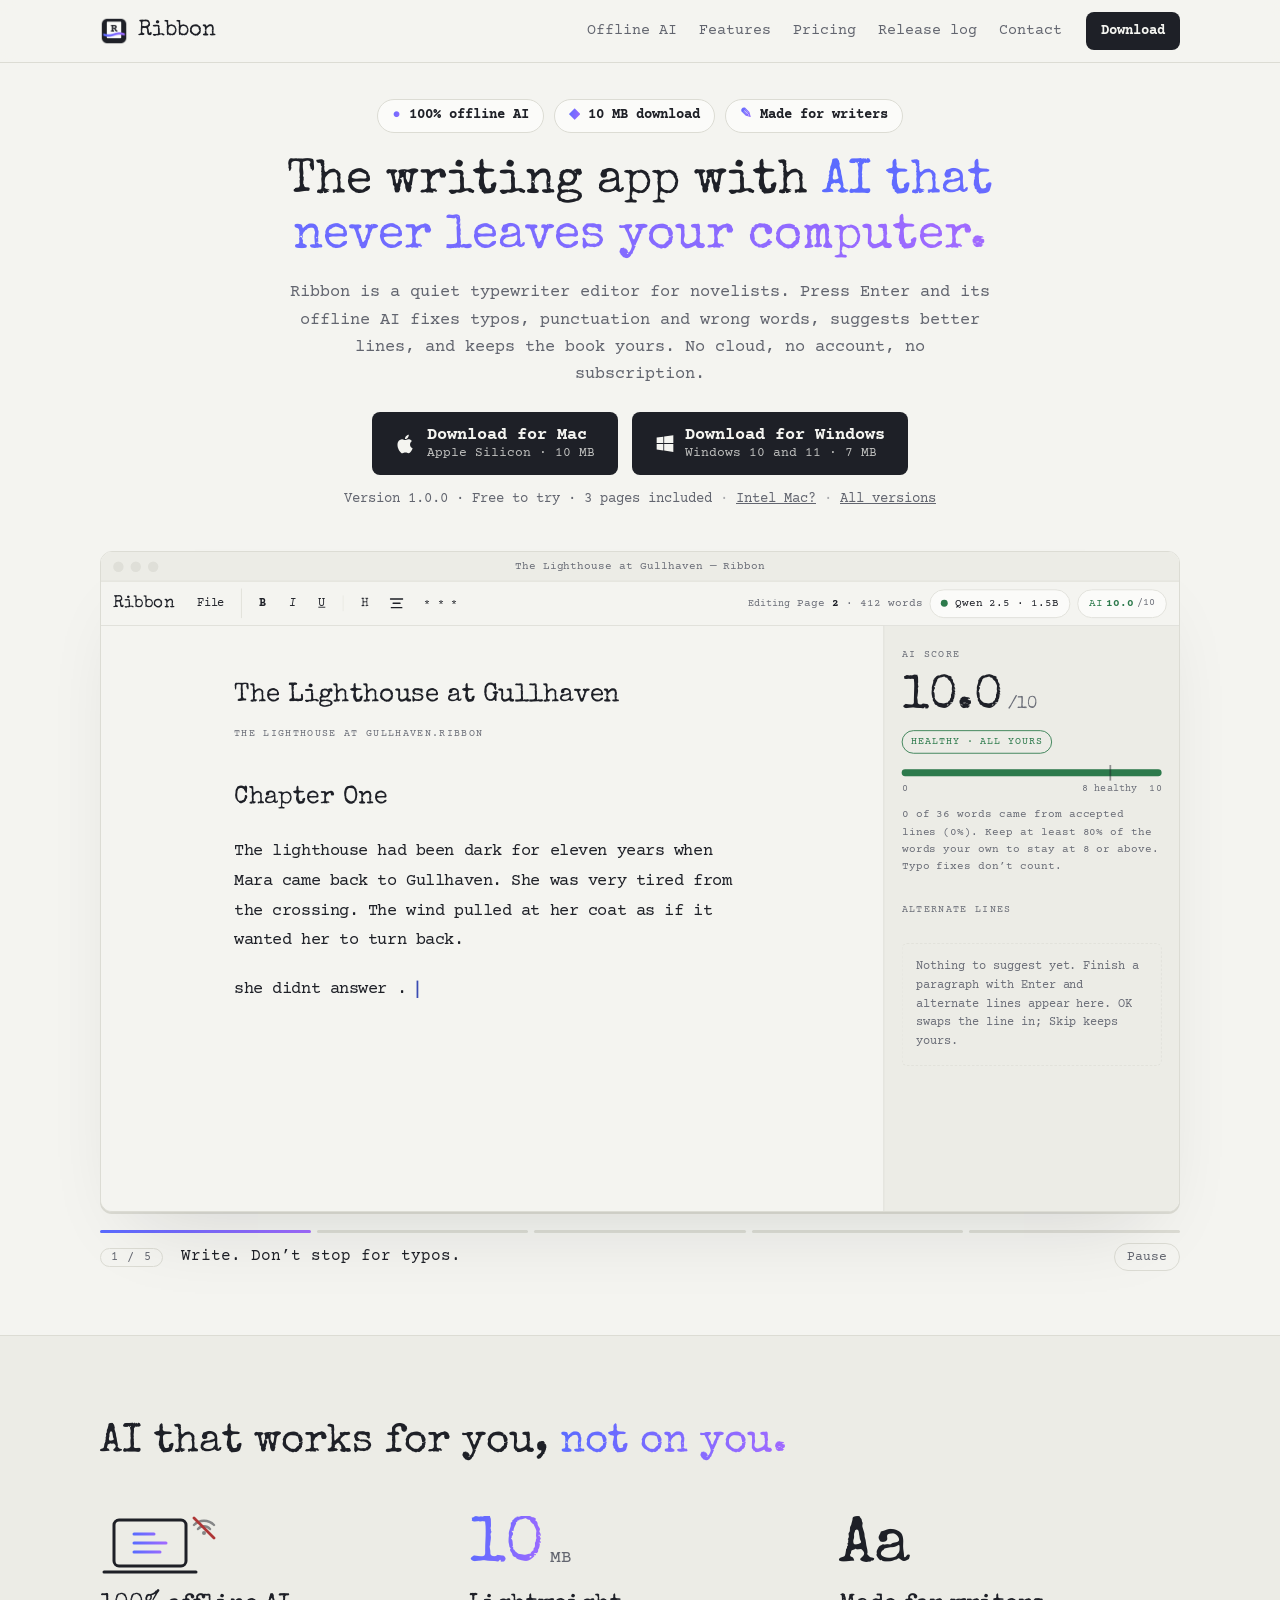
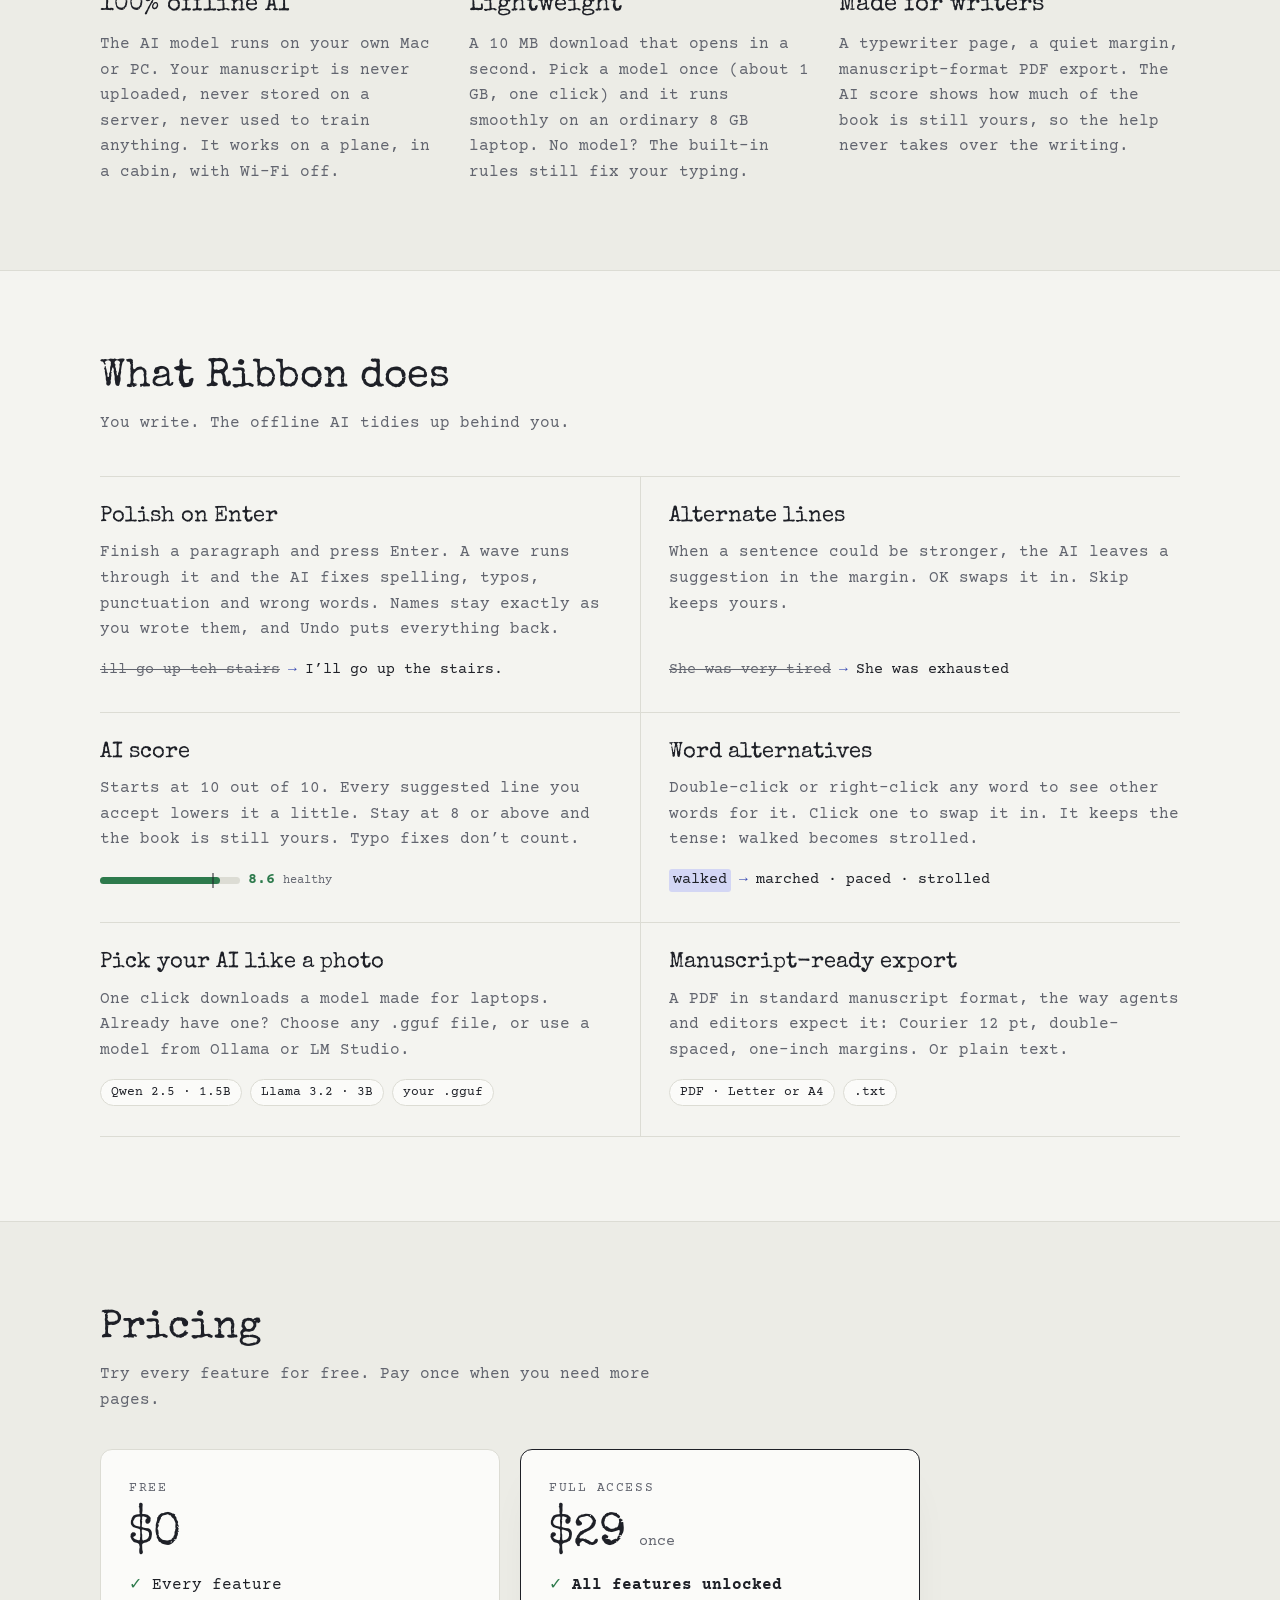
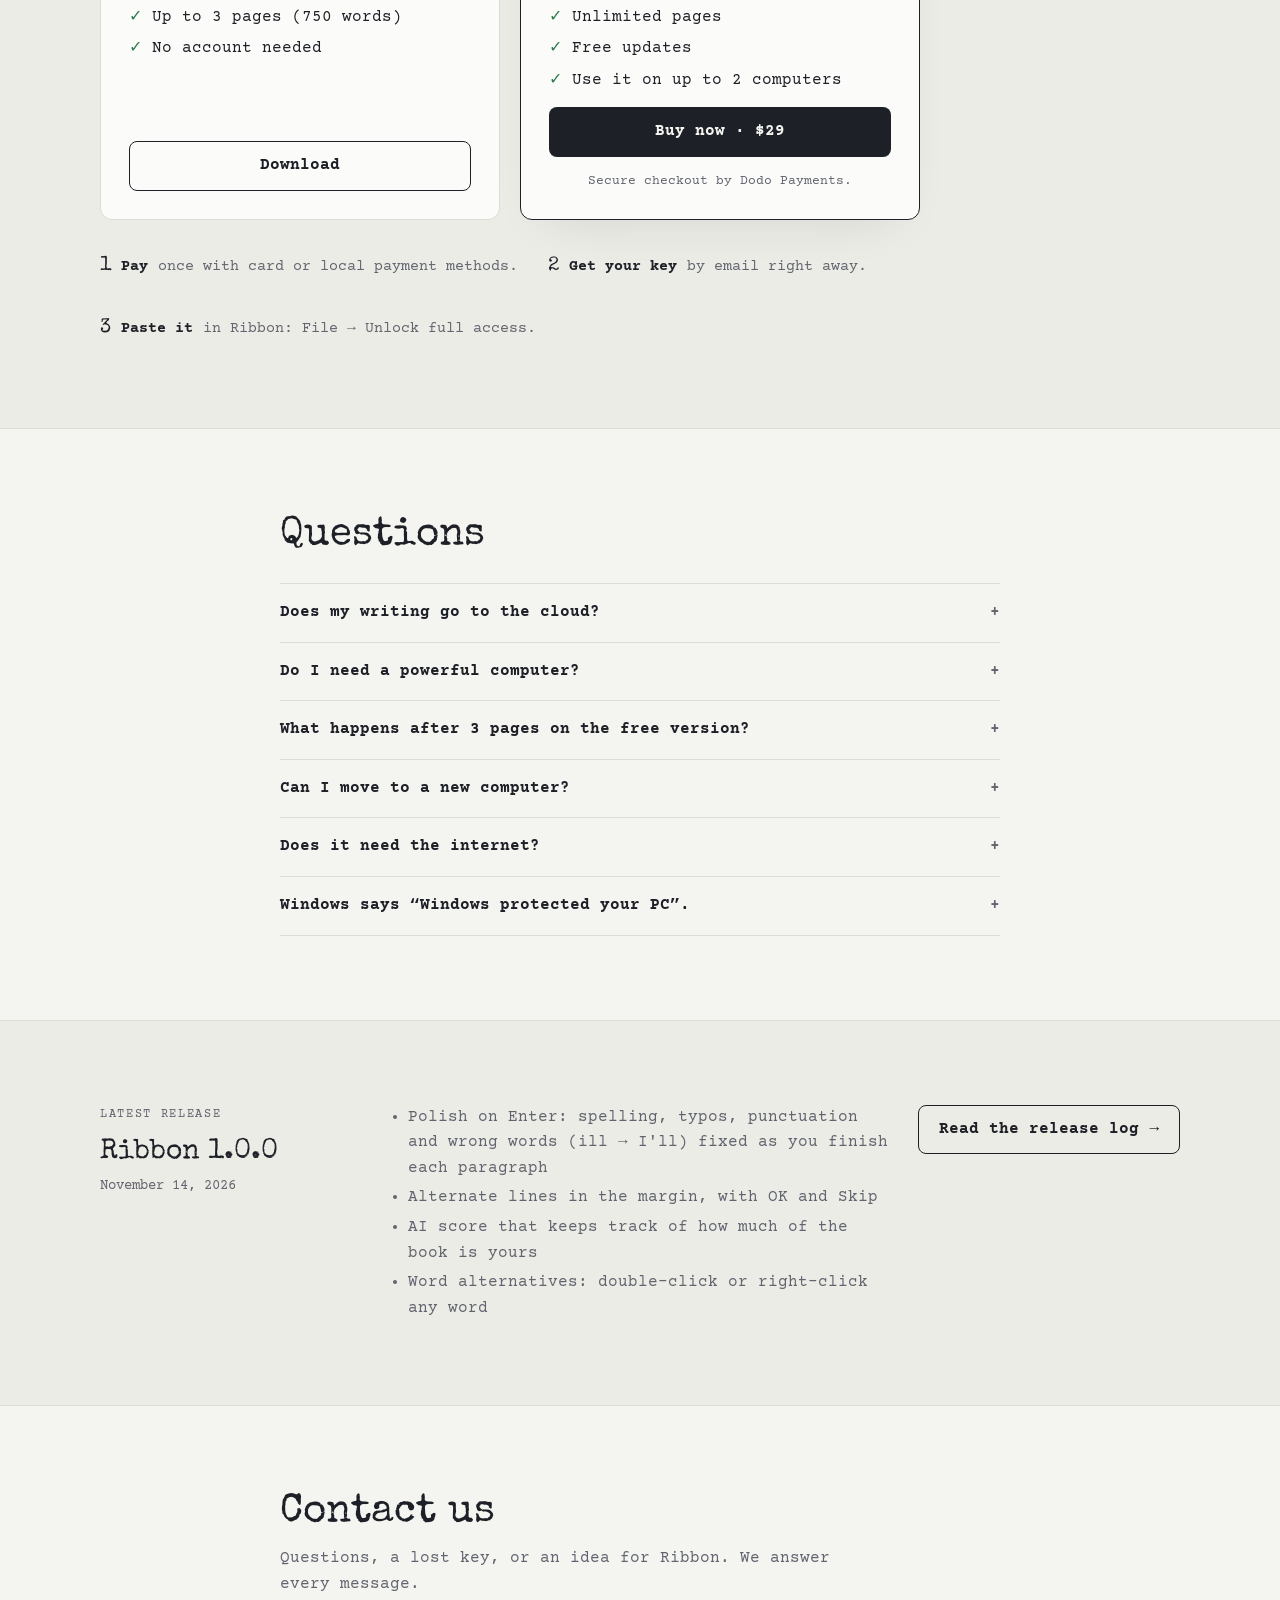
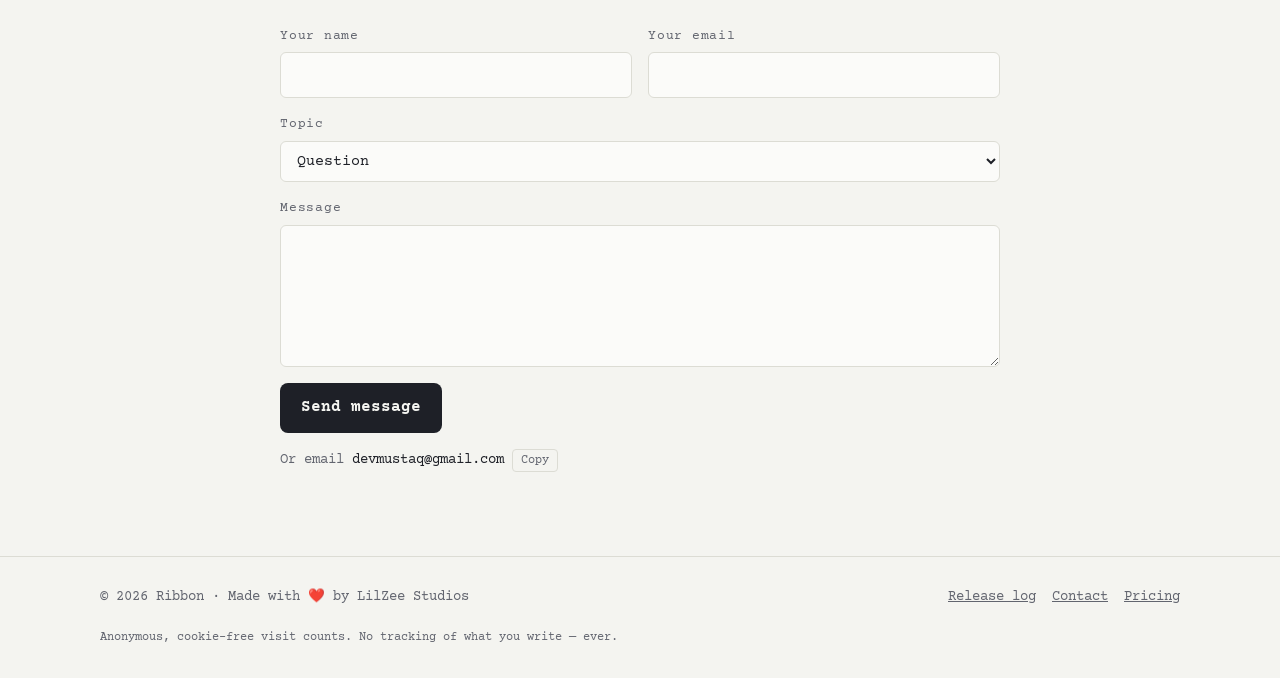
<file: index.html>
<!doctype html>
<html lang="en">
<head>
  <meta charset="utf-8">
  <meta name="viewport" content="width=device-width, initial-scale=1, viewport-fit=cover">
  <title>Ribbon — offline AI writing app for novelists</title>
  <meta name="description" content="Ribbon is a lightweight typewriter editor for novelists with 100% offline AI. It fixes typos and wrong words as you write, suggests better lines, and never sends your manuscript anywhere. Mac and Windows.">
  <meta property="og:title" content="Ribbon — a typewriter editor for novelists">
  <meta property="og:description" content="The writing app with AI that never leaves your computer. Lightweight, made for writers. Mac and Windows.">
  <meta property="og:image" content="assets/og.png">
  <link rel="icon" href="assets/icon.png">
  <link rel="stylesheet" href="site.css">
  <link rel="stylesheet" href="shared/app-replica.css">
</head>
<body>
<header class="top">
  <div class="wrap top-row">
    <a class="brand" href="./"><img src="assets/icon.png" alt="" width="28" height="28">Ribbon</a>
    <nav class="nav" aria-label="Site">
      <a href="#why">Offline AI</a>
      <a href="#features">Features</a>
      <a href="#pricing">Pricing</a>
      <a href="releases.html">Release log</a>
      <a href="#contact">Contact</a>
    </nav>
    <a class="btn btn-ink btn-sm" id="topDownload" href="#download">Download</a>
  </div>
</header>

<main>
  <!-- Hero: a replay of the real app is the centrepiece -->
  <section class="hero">
    <div class="wrap hero-copy">
      <ul class="badges" aria-label="Highlights">
        <li><span class="b-ico" aria-hidden="true">●</span>100% offline AI</li>
        <li><span class="b-ico" aria-hidden="true">◆</span><span data-app-size>Lightweight</span></li>
        <li><span class="b-ico" aria-hidden="true">✎</span>Made for writers</li>
      </ul>
      <h1>The writing app with <span class="ink">AI that never leaves your computer.</span></h1>
      <p class="lede">Ribbon is a quiet typewriter editor for novelists. Press Enter and its offline AI fixes typos, punctuation and wrong words, suggests better lines, and keeps the book yours. No cloud, no account, no subscription.</p>
    </div>

    <div class="wrap dl" id="download">
      <div class="dl-row">
        <a class="btn btn-ink btn-lg dl-btn" id="dlMac" href="releases.html" data-os="mac">
          <svg viewBox="0 0 24 24" width="22" height="22" aria-hidden="true"><path fill="currentColor" d="M16.4 12.6c0-2.5 2-3.7 2.1-3.8-1.2-1.7-3-1.9-3.6-2-1.5-.2-3 .9-3.8.9-.8 0-2-.9-3.3-.9-1.7 0-3.3 1-4.2 2.5-1.8 3.1-.5 7.7 1.3 10.2.9 1.2 1.9 2.6 3.2 2.6 1.3-.1 1.8-.8 3.3-.8 1.6 0 2 .8 3.3.8 1.4 0 2.3-1.3 3.1-2.5 1-1.4 1.4-2.8 1.4-2.9 0 0-2.8-1.1-2.8-4.1zM14 5.1c.7-.9 1.2-2 1-3.2-1 0-2.3.7-3 1.6-.7.8-1.2 2-1.1 3.1 1.2.1 2.3-.6 3.1-1.5z"/></svg>
          <span><b>Download for Mac</b><small id="dlMacSub">Apple Silicon · macOS 11+</small></span>
        </a>
        <a class="btn btn-ink btn-lg dl-btn" id="dlWin" href="releases.html" data-os="windows">
          <svg viewBox="0 0 24 24" width="20" height="20" aria-hidden="true"><path fill="currentColor" d="M2 4.3 10 3.2v7.7H2zM11 3.1 22 1.5v9.4H11zM2 12h8v7.8l-8-1.1zM11 12h11v9.5l-11-1.6z"/></svg>
          <span><b>Download for Windows</b><small id="dlWinSub">Windows 10 and 11 · 64-bit</small></span>
        </a>
      </div>
      <p class="dl-meta">
        <span id="dlVersion">Free to try · 3 pages included</span>
        <span class="sep">·</span>
        <a href="#" id="dlIntel" data-os="mac-intel">Intel Mac?</a>
        <span class="sep">·</span>
        <a href="releases.html">All versions</a>
      </p>
    </div>

    <div class="wrap stage-wrap">
      <div class="stage" id="stage">
        <div class="frame" id="frame" aria-label="Ribbon in action: a short replay" role="img">
          <div class="rbx" id="rbx">
            <div class="r-title"><span class="r-lights" aria-hidden="true"><i></i><i></i><i></i></span><span>The Lighthouse at Gullhaven — Ribbon</span></div>
            <div class="app">
              <header class="bar">
                <span class="brand">Ribbon</span>
                <div class="menuwrap"><button class="tb" type="button" tabindex="-1">File</button></div>
                <div class="fmt">
                  <button class="tb f-b" type="button" tabindex="-1">B</button>
                  <button class="tb f-i" type="button" tabindex="-1">I</button>
                  <button class="tb f-u" type="button" tabindex="-1">U</button>
                  <span class="sep"></span>
                  <button class="tb f-h" type="button" tabindex="-1">H</button>
                  <button class="tb" type="button" tabindex="-1"><svg width="16" height="14" viewBox="0 0 16 14" aria-hidden="true"><path d="M1 2h14M4 7h8M2 12h12" stroke="currentColor" stroke-width="1.6" fill="none" stroke-linecap="round"/></svg></button>
                  <button class="tb f-s" type="button" tabindex="-1">* * *</button>
                </div>
                <span class="spacer"></span>
                <span class="r-offline" id="rOffline"><svg width="15" height="12" viewBox="0 0 24 20" aria-hidden="true"><path d="M2 7a15 15 0 0 1 20 0M5.5 10.5a10 10 0 0 1 13 0M9 14a5 5 0 0 1 6 0" fill="none" stroke="currentColor" stroke-width="2.2" stroke-linecap="round"/><circle cx="12" cy="17.5" r="1.6" fill="currentColor"/><path d="M3 1l18 18" stroke="currentColor" stroke-width="2.4" stroke-linecap="round"/></svg>Wi-Fi off</span>
                <span class="status" id="rStatus">Saved</span>
                <span class="pages" id="rPages">Page <b>2</b> · 412 words</span>
                <button class="chip" id="rChip" data-live="1" type="button" tabindex="-1"><span class="dot"></span><span class="nm" id="rModel">Qwen 2.5 · 1.5B</span></button>
                <button class="scorechip" id="rScoreChip" data-state="good" type="button" tabindex="-1">AI <b id="rScoreChipNum">10.0</b><span class="of">/10</span></button>
              </header>
              <div class="main">
                <main class="desk" id="rDesk">
                  <div class="page">
                    <div class="doctitle">The Lighthouse at Gullhaven</div>
                    <div class="dateline">The Lighthouse at Gullhaven.ribbon</div>
                    <div id="editor"></div>
                  </div>
                </main>
                <aside class="margin">
                  <section class="scorebox">
                    <div class="label"><span>AI score</span></div>
                    <div class="big"><span id="rScore">10.0</span><span class="of"> /10</span></div>
                    <span class="pill" id="rPill" data-state="good">Healthy · all yours</span>
                    <div class="meter"><div class="meter-fill" id="rMeter"></div><div class="line8"></div></div>
                    <div class="scale"><span class="s0">0</span><span class="s8">8 healthy</span><span class="s10">10</span></div>
                    <p class="stat" id="rStat"></p>
                  </section>
                  <section>
                    <div class="label"><span>Alternate lines</span><span id="rSugCount"></span></div>
                    <div class="cards" id="rCards"></div>
                  </section>
                </aside>
              </div>
            </div>

            <div class="overlay" id="rLib" hidden>
              <div class="sheet wide">
                <div class="sheet-head"><h2>Models</h2><button class="ghost" type="button" tabindex="-1">Close</button></div>
                <p class="lede">Pick a model and Ribbon loads it on this computer. Nothing you write leaves your machine. Built-in rules fix typos even with no model.</p>
                <div class="sec">
                  <div class="label"><span>On this computer</span></div>
                  <div class="tiles">
                    <div class="tile"><span class="glyph">Aa</span><b>Built-in rules</b><small>No model. Instant spelling, punctuation and wrong-word fixes.</small></div>
                    <div class="tile" id="rQwen"><span class="glyph">QW</span><b>Qwen 2.5 · 1.5B</b><small>1.1 GB · downloaded</small><span class="badge" id="rQwenBadge"></span></div>
                    <div class="tile add"><span class="glyph">+</span><b>Add from disk…</b><small>Any .gguf model file</small></div>
                  </div>
                </div>
                <div class="sec">
                  <div class="label"><span>Get a model</span></div>
                  <div class="tiles">
                    <div class="tile"><span class="glyph">LL</span><b>Llama 3.2 · 3B</b><small>Slower, better alternate lines. Best with 16 GB of memory. 2.0 GB.</small><span class="badge" style="color:var(--accent)">Download</span></div>
                  </div>
                </div>
              </div>
            </div>

            <div class="thes" id="rThes" hidden></div>
            <div class="toast" id="rToast"><span id="rToastMsg"></span></div>
            <div class="r-key" id="rKey">Enter ⏎</div>
            <div class="r-pointer" id="rPointer"><svg viewBox="0 0 24 24" width="26" height="26"><path d="M4 2 L4 20 L9 15 L12.5 22 L15.5 20.6 L12 13.8 L19 13.8 Z" fill="#1E2027" stroke="#fff" stroke-width="1.4" stroke-linejoin="round"/></svg></div>
          </div>
        </div>

        <div class="caption" aria-live="polite">
          <ol class="steps-bar" id="stepsBar" aria-hidden="true"><li></li><li></li><li></li><li></li><li></li></ol>
          <p class="cap-text"><span class="cap-step" id="capStep">1 / 5</span> <span id="capText">Write. Don’t stop for typos.</span></p>
          <button class="cap-btn" id="capPause" type="button" aria-pressed="false">Pause</button>
        </div>
      </div>
    </div>
  </section>

  <!-- Why Ribbon: offline AI, lightweight, made for writers -->
  <section class="sec sec-alt" id="why">
    <div class="wrap">
      <h2>AI that works for you, <span class="ink">not on you.</span></h2>
      <div class="pillars">
        <article class="pillar">
          <div class="p-art" aria-hidden="true">
            <svg viewBox="0 0 120 70" width="120" height="70"><rect x="14" y="10" width="72" height="46" rx="5" fill="none" stroke="currentColor" stroke-width="3"/><path d="M4 62h92" stroke="currentColor" stroke-width="3" stroke-linecap="round"/><path d="M34 33h32M34 24h20M34 42h26" stroke="url(#pg)" stroke-width="3" stroke-linecap="round"/><g transform="translate(92 6)"><path d="M2 9a14 14 0 0 1 20 0M6 13a8 8 0 0 1 12 0" fill="none" stroke="currentColor" stroke-width="2.4" stroke-linecap="round" opacity=".5"/><circle cx="12" cy="17" r="2" fill="currentColor" opacity=".5"/><path d="M2 2l20 20" stroke="var(--bad)" stroke-width="2.8" stroke-linecap="round"/></g><defs><linearGradient id="pg"><stop offset="0" stop-color="var(--wave-a)"/><stop offset="1" stop-color="var(--wave-b)"/></linearGradient></defs></svg>
          </div>
          <h3>100% offline AI</h3>
          <p>The AI model runs on your own Mac or PC. Your manuscript is never uploaded, never stored on a server, never used to train anything. It works on a plane, in a cabin, with Wi-Fi off.</p>
        </article>
        <article class="pillar">
          <div class="p-art p-size" aria-hidden="true"><b data-app-mb>25</b><span>MB</span></div>
          <h3>Lightweight</h3>
          <p>A <span data-app-size-lower>small</span> download that opens in a second. Pick a model once (about 1 GB, one click) and it runs smoothly on an ordinary 8 GB laptop. No model? The built-in rules still fix your typing.</p>
        </article>
        <article class="pillar">
          <div class="p-art p-type" aria-hidden="true">Aa</div>
          <h3>Made for writers</h3>
          <p>A typewriter page, a quiet margin, manuscript-format PDF export. The AI score shows how much of the book is still yours, so the help never takes over the writing.</p>
        </article>
      </div>
    </div>
  </section>

  <!-- Features -->
  <section class="sec" id="features">
    <div class="wrap">
      <h2>What Ribbon does</h2>
      <p class="sec-lede">You write. The offline AI tidies up behind you.</p>
      <div class="feats">
        <article class="feat">
          <h3>Polish on Enter</h3>
          <p>Finish a paragraph and press Enter. A wave runs through it and the AI fixes spelling, typos, punctuation and wrong words. Names stay exactly as you wrote them, and Undo puts everything back.</p>
          <div class="eg"><s>ill go up teh stairs</s><span class="to">→</span><span>I’ll go up the stairs.</span></div>
        </article>
        <article class="feat">
          <h3>Alternate lines</h3>
          <p>When a sentence could be stronger, the AI leaves a suggestion in the margin. OK swaps it in. Skip keeps yours.</p>
          <div class="eg"><s>She was very tired</s><span class="to">→</span><span>She was exhausted</span></div>
        </article>
        <article class="feat">
          <h3>AI score</h3>
          <p>Starts at 10 out of 10. Every suggested line you accept lowers it a little. Stay at 8 or above and the book is still yours. Typo fixes don’t count.</p>
          <div class="eg eg-meter"><span class="m"><i style="width:86%"></i><em></em></span><b>8.6</b><small>healthy</small></div>
        </article>
        <article class="feat">
          <h3>Word alternatives</h3>
          <p>Double-click or right-click any word to see other words for it. Click one to swap it in. It keeps the tense: walked becomes strolled.</p>
          <div class="eg"><span class="w">walked</span><span class="to">→</span><span>marched · paced · strolled</span></div>
        </article>
        <article class="feat">
          <h3>Pick your AI like a photo</h3>
          <p>One click downloads a model made for laptops. Already have one? Choose any .gguf file, or use a model from Ollama or LM Studio.</p>
          <div class="eg"><span class="tag">Qwen 2.5 · 1.5B</span><span class="tag">Llama 3.2 · 3B</span><span class="tag">your .gguf</span></div>
        </article>
        <article class="feat">
          <h3>Manuscript-ready export</h3>
          <p>A PDF in standard manuscript format, the way agents and editors expect it: Courier 12 pt, double-spaced, one-inch margins. Or plain text.</p>
          <div class="eg"><span class="tag">PDF · Letter or A4</span><span class="tag">.txt</span></div>
        </article>
      </div>
    </div>
  </section>

  <!-- Pricing -->
  <section class="sec sec-alt" id="pricing">
    <div class="wrap">
      <h2>Pricing</h2>
      <p class="sec-lede">Try every feature for free. Pay once when you need more pages.</p>
      <div class="plans">
        <div class="plan">
          <div class="plan-name">Free</div>
          <div class="plan-price">$0</div>
          <ul>
            <li>Every feature</li>
            <li>Up to 3 pages (750 words)</li>
            <li>No account needed</li>
          </ul>
          <a class="btn btn-line" href="#download">Download</a>
        </div>
        <div class="plan plan-pro">
          <div class="plan-name">Full access</div>
          <div class="plan-price"><span class="price" data-price>$10</span> <small>once</small></div>
          <ul>
            <li><b>All features unlocked</b></li>
            <li>Unlimited pages</li>
            <li>Free updates</li>
            <li>Use it on up to 2 computers</li>
          </ul>
          <a class="btn btn-ink" id="buyBtn" href="#" data-track="buy">Buy now · <span data-price>$10</span></a>
          <p class="plan-note">Secure checkout by Dodo Payments.</p>
        </div>
      </div>
      <ol class="how">
        <li><b>Pay</b> once with card or local payment methods.</li>
        <li><b>Get your key</b> by email right away.</li>
        <li><b>Paste it</b> in Ribbon: File → Unlock full access.</li>
      </ol>
    </div>
  </section>

  <!-- FAQ -->
  <section class="sec" id="faq">
    <div class="wrap narrow">
      <h2>Questions</h2>
      <details><summary>Does my writing go to the cloud?</summary><p>No. Ribbon runs the AI model on your own computer. The only time Ribbon goes online is to download a model you choose, or to check your license key once.</p></details>
      <details><summary>Do I need a powerful computer?</summary><p>No. The built-in rules work on anything. The small one-click model runs well on a laptop with 8 GB of memory; the larger one likes 16 GB.</p></details>
      <details><summary>What happens after 3 pages on the free version?</summary><p>You can still read, edit and export those pages. To keep writing, unlock full access once for <span data-price>$10</span>.</p></details>
      <details><summary>Can I move to a new computer?</summary><p>Yes. In Ribbon, open File → License → Release this computer, then paste your key on the new one. One key works on up to 2 computers.</p></details>
      <details><summary>Does it need the internet?</summary><p>Only to download Ribbon, to download a model once, and to activate your key. After that, Ribbon and its AI work completely offline.</p></details>
      <details><summary>Windows says “Windows protected your PC”.</summary><p>That’s normal for new apps from independent developers. Click <b>More info</b>, then <b>Run anyway</b>. You only do this once.</p></details>
    </div>
  </section>

  <!-- Latest release teaser -->
  <section class="sec sec-alt" id="latest">
    <div class="wrap">
      <div class="latest">
        <div>
          <div class="eyebrow">Latest release</div>
          <div class="latest-title" id="latestTitle">Ribbon 1.0.0</div>
          <div class="latest-date" id="latestDate"></div>
        </div>
        <ul class="latest-notes" id="latestNotes"></ul>
        <a class="btn btn-line" href="releases.html">Read the release log →</a>
      </div>
    </div>
  </section>

  <!-- Contact -->
  <section class="sec" id="contact">
    <div class="wrap narrow">
      <h2>Contact us</h2>
      <p class="sec-lede">Questions, a lost key, or an idea for Ribbon. We answer every message.</p>
      <form class="contact" id="contactForm" novalidate>
        <div class="row2">
          <label for="cName">Your name<input id="cName" name="name" autocomplete="name" required></label>
          <label for="cEmail">Your email<input id="cEmail" name="email" type="email" autocomplete="email" required></label>
        </div>
        <label for="cTopic">Topic
          <select id="cTopic" name="topic">
            <option>Question</option><option>License or purchase</option><option>Bug report</option><option>Feature idea</option>
          </select>
        </label>
        <label for="cMsg">Message<textarea id="cMsg" name="message" rows="5" required></textarea></label>
        <input type="text" name="_honey" class="honey" tabindex="-1" autocomplete="off" aria-hidden="true">
        <div class="contact-foot">
          <button class="btn btn-ink" type="submit" id="cSend">Send message</button>
          <p class="cmsg" id="cStatus" role="status"></p>
        </div>
        <p class="cmail">Or email <span class="mail" id="mailText"></span> <button type="button" class="copy" id="copyMail">Copy</button></p>
      </form>
    </div>
  </section>
</main>

<footer class="foot">
  <div class="wrap foot-row">
    <span>© <span id="year">2026</span> Ribbon · Made with ❤️ by LilZee Studios</span>
    <span class="foot-links"><a href="releases.html">Release log</a><a href="#contact">Contact</a><a href="#pricing">Pricing</a></span>
    <span class="foot-small">Anonymous, cookie-free visit counts. No tracking of what you write — ever.</span>
  </div>
</footer>

<script src="config.js"></script>
<script src="site.js"></script>
<script src="demo.js"></script>
</body>
</html>
</file>
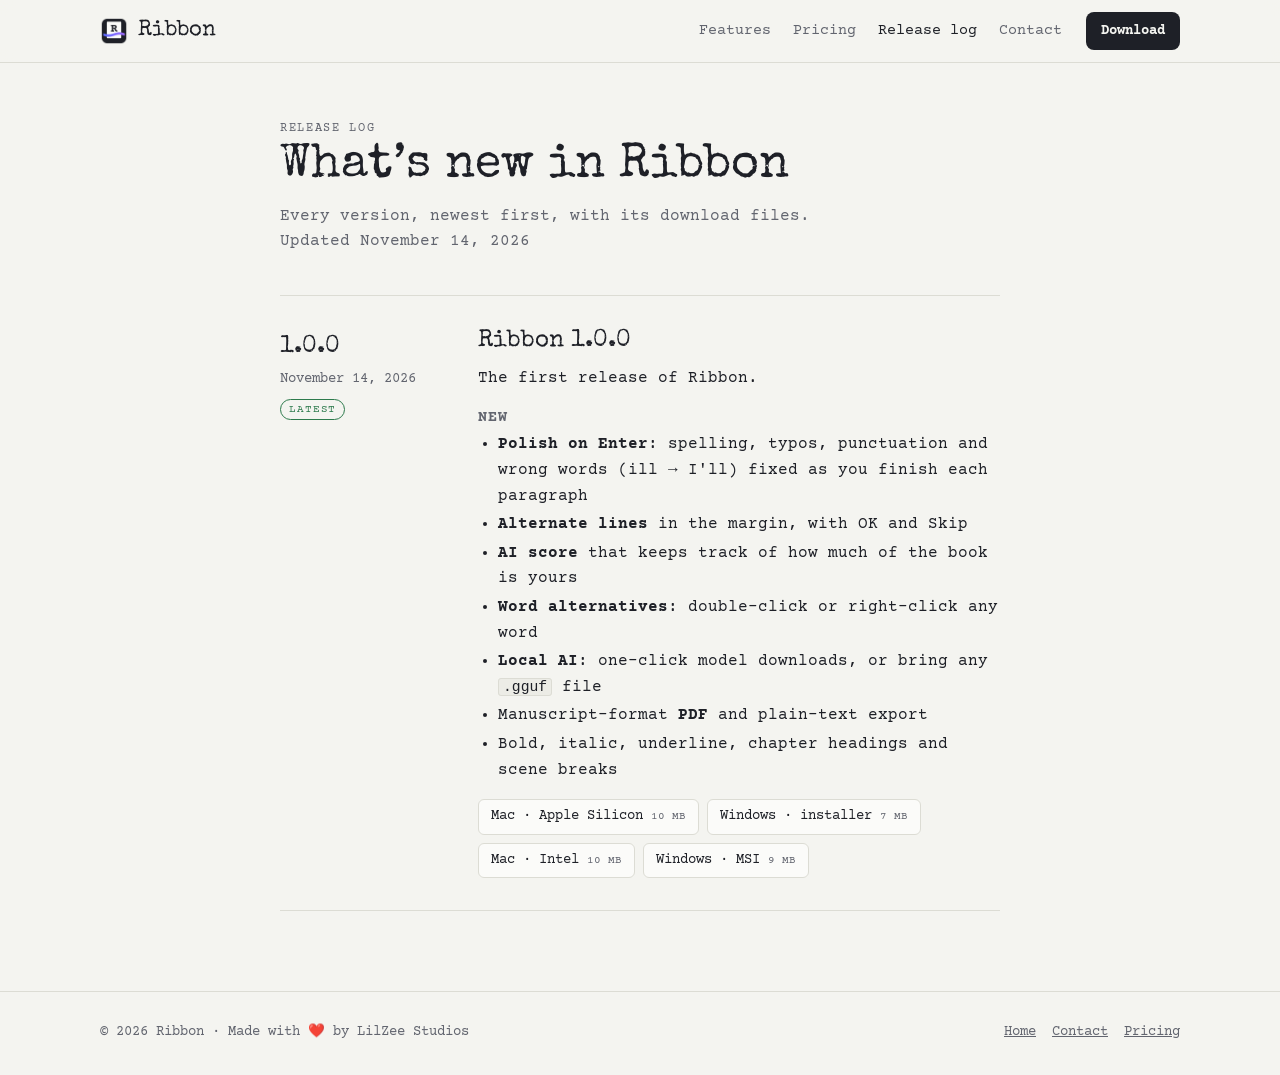
<file: releases.html>
<!doctype html>
<html lang="en">
<head>
  <meta charset="utf-8">
  <meta name="viewport" content="width=device-width, initial-scale=1, viewport-fit=cover">
  <title>Release log — Ribbon</title>
  <meta name="description" content="Every Ribbon release: what changed, when, and the download files for Mac and Windows.">
  <link rel="icon" href="assets/icon.png">
  <link rel="stylesheet" href="site.css">
</head>
<body>
<header class="top">
  <div class="wrap top-row">
    <a class="brand" href="./"><img src="assets/icon.png" alt="" width="28" height="28">Ribbon</a>
    <nav class="nav" aria-label="Site">
      <a href="./#features">Features</a>
      <a href="./#pricing">Pricing</a>
      <a href="releases.html" aria-current="page">Release log</a>
      <a href="./#contact">Contact</a>
    </nav>
    <a class="btn btn-ink btn-sm" href="./#download">Download</a>
  </div>
</header>

<main class="wrap narrow">
  <div class="log-head">
    <div class="eyebrow">Release log</div>
    <h1>What’s new in Ribbon</h1>
    <p class="sec-lede">Every version, newest first, with its download files. <span id="logUpdated"></span></p>
  </div>
  <div class="log" id="log"><p class="log-empty">Loading releases…</p></div>
</main>

<footer class="foot">
  <div class="wrap foot-row">
    <span>© <span id="year">2026</span> Ribbon · Made with ❤️ by LilZee Studios</span>
    <span class="foot-links"><a href="./">Home</a><a href="./#contact">Contact</a><a href="./#pricing">Pricing</a></span>
  </div>
</footer>

<script src="config.js"></script>
<script src="site.js"></script>
</body>
</html>
</file>
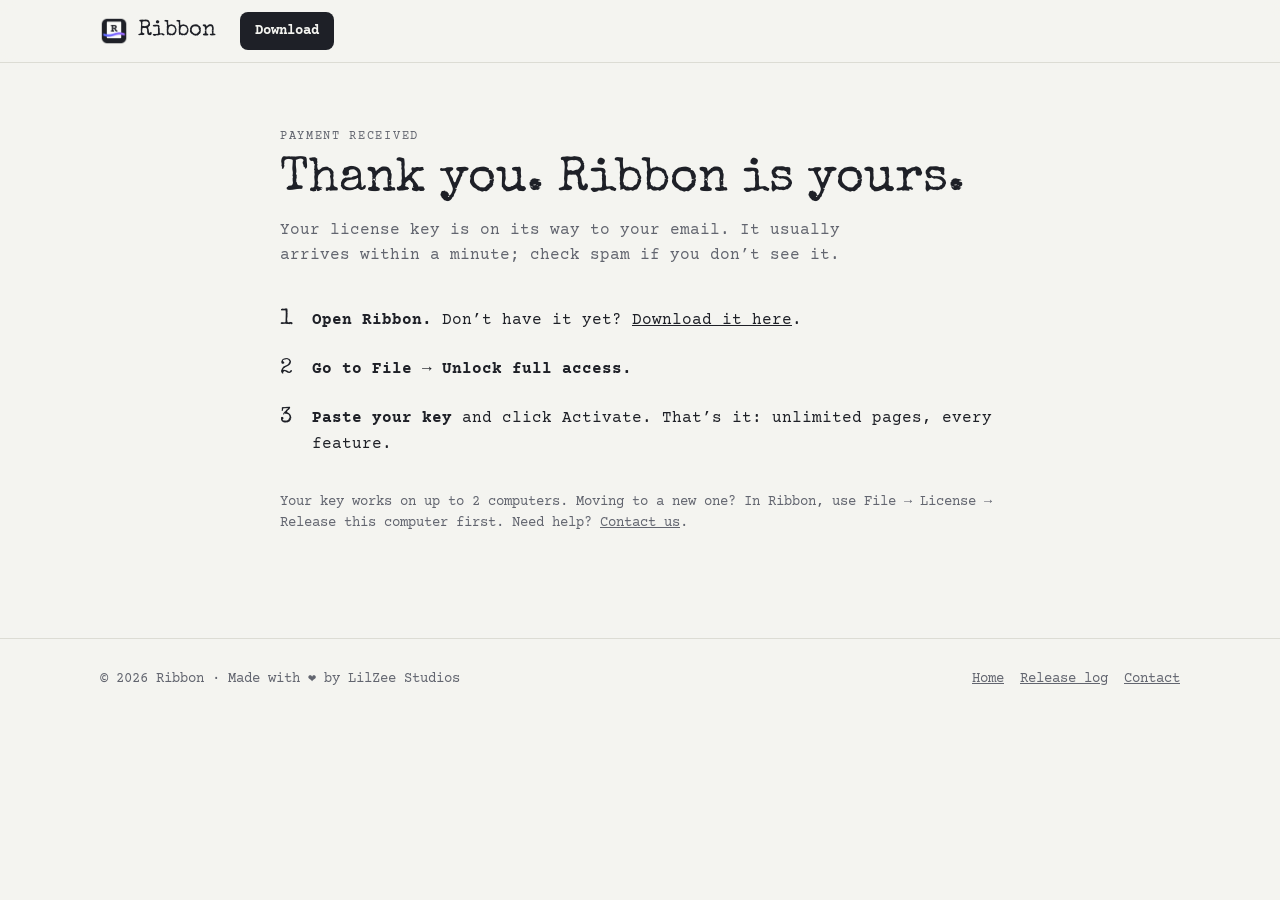
<file: thanks.html>
<!doctype html>
<html lang="en">
<head>
  <meta charset="utf-8">
  <meta name="viewport" content="width=device-width, initial-scale=1, viewport-fit=cover">
  <title>Thank you — Ribbon</title>
  <meta name="robots" content="noindex">
  <link rel="icon" href="assets/icon.png">
  <link rel="stylesheet" href="site.css">
</head>
<body>
<header class="top">
  <div class="wrap top-row">
    <a class="brand" href="./"><img src="assets/icon.png" alt="" width="28" height="28">Ribbon</a>
    <a class="btn btn-ink btn-sm" href="./#download">Download</a>
  </div>
</header>

<main class="wrap narrow thanks">
  <div class="eyebrow">Payment received</div>
  <h1>Thank you. Ribbon is yours.</h1>

  <div id="hasKey" hidden>
    <p class="sec-lede">Here’s your license key. We’ve also emailed it to you.</p>
    <div class="keybox">
      <code id="keyText"></code>
      <button class="btn btn-ink btn-sm" id="copyKey" type="button">Copy key</button>
    </div>
  </div>
  <p class="sec-lede" id="noKey">Your license key is on its way to your email. It usually arrives within a minute; check spam if you don’t see it.</p>

  <ol class="steps">
    <li><span><b>Open Ribbon.</b> Don’t have it yet? <a href="./#download">Download it here</a>.</span></li>
    <li><span><b>Go to File → Unlock full access.</b></span></li>
    <li><span><b>Paste your key</b> and click Activate. That’s it: unlimited pages, every feature.</span></li>
  </ol>

  <p class="small-print">Your key works on up to 2 computers. Moving to a new one? In Ribbon, use File → License → Release this computer first. Need help? <a href="./#contact">Contact us</a>.</p>
</main>

<footer class="foot">
  <div class="wrap foot-row">
    <span>© <span id="year">2026</span> Ribbon · Made with ❤️ by LilZee Studios</span>
    <span class="foot-links"><a href="./">Home</a><a href="releases.html">Release log</a><a href="./#contact">Contact</a></span>
  </div>
</footer>

<script src="config.js"></script>
<script src="site.js"></script>
<script>
(() => {
  const q = new URLSearchParams(location.search);
  const keys = (q.get("license_key") || "").split(",").map(k => k.trim()).filter(Boolean);
  if (keys.length) {
    document.getElementById("keyText").textContent = keys.join("\n");
    document.getElementById("hasKey").hidden = false;
    document.getElementById("noKey").hidden = true;
    document.getElementById("copyKey").addEventListener("click", e => {
      const b = e.currentTarget;
      navigator.clipboard.writeText(keys.join("\n"))
        .then(() => { b.textContent = "Copied"; setTimeout(() => b.textContent = "Copy key", 1600); })
        .catch(() => { const r = document.createRange(); r.selectNodeContents(document.getElementById("keyText")); const s = getSelection(); s.removeAllRanges(); s.addRange(r); });
    });
  }
  // Count the sale once per visit; a failed or cancelled payment doesn't send a key.
  if (keys.length || q.get("status") === "succeeded") window.RibbonSite && window.RibbonSite.track("purchase");
  // Keep the key out of the address bar after it's shown.
  if (keys.length) history.replaceState(null, "", location.pathname);
})();
</script>
</body>
</html>
</file>
<file: site.css>
/* Ribbon website.
   Layout: short headline, then the working demo window as the main view, the two download buttons under it,
   then features, pricing, questions, latest release, contact. The ink-ribbon gradient (blue → violet) is the
   single accent, used for the wave, the "try me" arrow and nothing else loud. */
@font-face { font-family: "Courier Prime"; src: url("shared/fonts/CourierPrime-Regular.ttf") format("truetype"); font-weight: 400; font-display: swap; }
@font-face { font-family: "Courier Prime"; src: url("shared/fonts/CourierPrime-Bold.ttf") format("truetype"); font-weight: 700; font-display: swap; }
@font-face { font-family: "Courier Prime"; src: url("shared/fonts/CourierPrime-Italic.ttf") format("truetype"); font-weight: 400; font-style: italic; font-display: swap; }
@font-face { font-family: "Special Elite"; src: url("shared/fonts/SpecialElite-Regular.woff2") format("woff2"); font-display: swap; }

:root {
  --paper: #F4F4F0; --sheet: #FBFBF9; --ink: #1E2027; --muted: #62656F; --rule: #DCDCD4; --panel: #ECECE6;
  --accent: #3A4CB3; --wave-a: #5A6BFF; --wave-b: #A16AFF; --fixmark: rgba(90,107,255,.22);
  --good: #2D7A4C; --warn: #A06A10; --bad: #AE3636; --shadow: rgba(20,21,26,.14);
  --font-type: "Courier Prime", "Courier New", Courier, monospace;
  --font-display: "Special Elite", "Courier Prime", "Courier New", monospace;
  color-scheme: light;
}
@media (prefers-color-scheme: dark) {
  :root {
    --paper: #141519; --sheet: #1B1C21; --ink: #E5E3DD; --muted: #9093A0; --rule: #2C2E35; --panel: #18191D;
    --accent: #93A0FF; --wave-a: #7E8CFF; --wave-b: #C29BFF; --fixmark: rgba(126,140,255,.28);
    --good: #5EC08B; --warn: #E2A94C; --bad: #E36B6B; --shadow: rgba(0,0,0,.5);
    color-scheme: dark;
  }
}

* { box-sizing: border-box }
html { scroll-behavior: smooth; scroll-padding-top: 72px }
body { margin: 0; background: var(--paper); color: var(--ink); font-family: var(--font-type); font-size: 16px; line-height: 1.6; -webkit-font-smoothing: antialiased }
a { color: inherit }
img { max-width: 100% }
button, input, select, textarea { font: inherit; color: inherit }
:focus-visible { outline: 2px solid var(--accent); outline-offset: 2px }
[hidden] { display: none !important }
h1, h2, h3 { font-family: var(--font-display); font-weight: 400; line-height: 1.15; text-wrap: balance; margin: 0 }
.wrap { max-width: 1120px; margin: 0 auto; padding-left: max(20px, env(safe-area-inset-left, 0px)); padding-right: max(20px, env(safe-area-inset-right, 0px)) }
.narrow { max-width: 760px }

/* ---------- buttons ---------- */
.btn { display: inline-flex; align-items: center; justify-content: center; gap: 10px; border-radius: 8px; padding: 11px 20px; text-decoration: none; font-weight: 700; cursor: pointer; border: 1px solid transparent; transition: transform .12s, box-shadow .12s, background-color .12s }
.btn-ink { background: var(--ink); color: var(--paper) }
.btn-ink:hover { transform: translateY(-1px); box-shadow: 0 6px 18px var(--shadow) }
.btn-line { border-color: var(--ink); background: transparent }
.btn-line:hover { background: var(--ink); color: var(--paper) }
.btn-sm { padding: 7px 14px; font-size: 14px }
.btn-lg { padding: 12px 22px; text-align: left }
.btn-lg span { display: flex; flex-direction: column; line-height: 1.25 }
.btn-lg b { font-size: 17px }
.btn-lg small { font-weight: 400; font-size: 12.5px; opacity: .75 }

/* ---------- header ---------- */
.top { position: sticky; top: env(safe-area-inset-top, 0px); z-index: 20; background: color-mix(in srgb, var(--paper) 88%, transparent); backdrop-filter: blur(8px); -webkit-backdrop-filter: blur(8px); border-bottom: 1px solid var(--rule) }
body::before { content: ""; position: fixed; inset: 0 0 auto; height: env(safe-area-inset-top, 0px); z-index: 21; background: var(--paper) }
.top-row { display: flex; align-items: center; gap: 24px; padding-block: 12px }
.brand { display: inline-flex; align-items: center; gap: 10px; font-family: var(--font-display); font-size: 22px; text-decoration: none }
.brand img { border-radius: 7px }
.nav { display: flex; gap: 22px; margin-left: auto; font-size: 14.5px }
.nav a { text-decoration: none; color: var(--muted) }
.nav a:hover, .nav a[aria-current] { color: var(--ink) }

/* ---------- hero ---------- */
.hero { padding-block: 36px 64px }
.hero-copy { text-align: center }
.hero h1 { font-size: clamp(30px, 4.2vw, 48px) }
.ink { background: linear-gradient(100deg, var(--wave-a), var(--wave-b)); -webkit-background-clip: text; background-clip: text; color: transparent }
.lede { max-width: 70ch; margin: 14px auto 0; color: var(--muted); font-size: 17px }
.br-sm { display: none }
.stage-wrap { margin-top: 40px }
.stage { position: relative; max-width: 1000px; margin: 0 auto }

/* downloads */
.dl { margin-top: 24px; text-align: center }
.dl-row { display: flex; gap: 14px; justify-content: center; flex-wrap: wrap }
.dl-btn.primary { box-shadow: 0 0 0 3px color-mix(in srgb, var(--wave-a) 40%, transparent) }
.dl-btn.secondary { background: var(--sheet); color: var(--ink); border-color: var(--ink) }
.dl-meta { margin: 14px 0 0; color: var(--muted); font-size: 13.5px; display: flex; gap: 8px; justify-content: center; flex-wrap: wrap }
.dl-meta a { color: var(--muted) }
.sep { opacity: .5 }

/* ---------- sections ---------- */
.sec { padding-block: 84px }
.sec-alt { background: var(--panel); border-block: 1px solid var(--rule) }
.sec h2 { font-size: clamp(28px, 4vw, 40px) }
.sec-lede { color: var(--muted); margin: 10px 0 0; max-width: 60ch }
.eyebrow { font-size: 12px; letter-spacing: .14em; text-transform: uppercase; color: var(--muted) }

.feats { display: grid; grid-template-columns: repeat(2, minmax(0, 1fr)); gap: 0; margin-top: 40px; border-top: 1px solid var(--rule) }
.feat { padding: 28px 28px 30px 0; border-bottom: 1px solid var(--rule); display: flex; flex-direction: column; gap: 10px; min-width: 0 }
.feat:nth-child(even) { padding: 28px 0 30px 28px; border-left: 1px solid var(--rule) }
.feat h3 { font-size: 22px }
.feat p { margin: 0; color: var(--muted); max-width: 52ch }
.eg { margin-top: auto; padding-top: 6px; display: flex; flex-wrap: wrap; align-items: center; gap: 8px; font-size: 14.5px }
.eg s { color: var(--muted) }
.eg .to { color: var(--accent) }
.eg .w { background: var(--fixmark); padding: 0 4px; border-radius: 3px }
.tag { border: 1px solid var(--rule); border-radius: 999px; padding: 2px 10px; font-size: 13px; background: var(--sheet) }
.eg-meter .m { position: relative; width: 140px; height: 7px; background: var(--rule); border-radius: 4px }
.eg-meter .m i { position: absolute; inset: 0 auto 0 0; background: var(--good); border-radius: 4px }
.eg-meter .m em { position: absolute; left: 80%; top: -4px; bottom: -4px; width: 2px; background: var(--ink); opacity: .5 }
.eg-meter b { color: var(--good) } .eg-meter small { color: var(--muted) }

.plans { display: grid; grid-template-columns: repeat(2, minmax(0, 1fr)); gap: 20px; margin-top: 36px; max-width: 820px }
.plan { background: var(--sheet); border: 1px solid var(--rule); border-radius: 12px; padding: 28px; display: flex; flex-direction: column; gap: 14px }
.plan-pro { border-color: var(--ink); box-shadow: 0 20px 50px -28px var(--shadow) }
.plan-name { font-size: 13px; letter-spacing: .12em; text-transform: uppercase; color: var(--muted) }
.plan-price { font-family: var(--font-display); font-size: 46px; line-height: 1 }
.plan-price small { font-family: var(--font-type); font-size: 15px; color: var(--muted) }
.plan ul { list-style: none; margin: 0; padding: 0; display: flex; flex-direction: column; gap: 6px }
.plan li::before { content: "✓"; color: var(--good); margin-right: 10px }
.plan .btn { margin-top: auto }
.plan-note { margin: 0; font-size: 12.5px; color: var(--muted); text-align: center }
.how { display: flex; gap: 30px; flex-wrap: wrap; margin: 30px 0 0; padding: 0; list-style: none; counter-reset: s; color: var(--muted); font-size: 14.5px }
.how li { counter-increment: s; display: flex; gap: 10px; align-items: baseline }
.how li::before { content: counter(s); font-family: var(--font-display); color: var(--ink); font-size: 20px }
.how b { color: var(--ink) }

details { border-bottom: 1px solid var(--rule); padding: 16px 0 }
details:first-of-type { margin-top: 24px; border-top: 1px solid var(--rule) }
summary { cursor: pointer; font-weight: 700; list-style: none; display: flex; justify-content: space-between; gap: 16px }
summary::after { content: "+"; color: var(--muted) }
details[open] summary::after { content: "–" }
summary::-webkit-details-marker { display: none }
details p { margin: 10px 0 0; color: var(--muted) }

.latest { display: grid; grid-template-columns: 260px minmax(0, 1fr) auto; gap: 30px; align-items: start }
.latest-title { font-family: var(--font-display); font-size: 28px; margin-top: 6px }
.latest-date { color: var(--muted); font-size: 14px }
.latest-notes { margin: 0; padding-left: 18px; color: var(--muted); display: flex; flex-direction: column; gap: 4px }

.contact { display: flex; flex-direction: column; gap: 16px; margin-top: 28px }
.row2 { display: grid; grid-template-columns: repeat(2, minmax(0, 1fr)); gap: 16px }
.contact label { display: flex; flex-direction: column; gap: 6px; font-size: 13px; letter-spacing: .06em; color: var(--muted) }
.contact input, .contact select, .contact textarea { border: 1px solid var(--rule); background: var(--sheet); border-radius: 6px; padding: 10px 12px; color: var(--ink); font-size: 15px; letter-spacing: 0; width: 100% }
.contact textarea { resize: vertical }
.honey { position: absolute; left: -9999px; width: 1px; height: 1px; opacity: 0 }
.contact-foot { display: flex; gap: 16px; align-items: center; flex-wrap: wrap }
.cmsg { margin: 0; font-size: 14px; color: var(--muted) }
.cmsg.ok { color: var(--good) } .cmsg.err { color: var(--bad) }
.cmail { margin: 0; font-size: 14px; color: var(--muted) }
.mail { color: var(--ink); -webkit-user-select: all; user-select: all }
.copy { background: none; border: 1px solid var(--rule); border-radius: 4px; padding: 1px 8px; cursor: pointer; font-size: 12px; color: var(--muted) }

.foot { border-top: 1px solid var(--rule); padding-block: 30px calc(30px + env(safe-area-inset-bottom, 0px)); font-size: 13.5px; color: var(--muted) }
.foot-row { display: flex; gap: 20px; flex-wrap: wrap; align-items: center }
.foot-links { display: flex; gap: 16px; margin-left: auto }
.foot-small { flex-basis: 100%; font-size: 12px }

/* ---------- release log page ---------- */
.log-head { padding-block: 56px 20px }
.log-head h1 { font-size: clamp(32px, 5vw, 48px) }
.log { margin: 20px 0 80px; border-top: 1px solid var(--rule) }
.entry { display: grid; grid-template-columns: 170px minmax(0, 1fr); gap: 28px; padding: 32px 0; border-bottom: 1px solid var(--rule) }
.stamp { font-variant-numeric: tabular-nums; color: var(--muted); font-size: 14px }
.stamp b { display: block; font-family: var(--font-display); font-weight: 400; color: var(--ink); font-size: 24px; margin-bottom: 2px }
.pill { display: inline-block; font-size: 11px; letter-spacing: .08em; text-transform: uppercase; border: 1px solid currentColor; border-radius: 999px; padding: 1px 8px; margin-top: 8px }
.pill.latest-pill { color: var(--good) } .pill.pre { color: var(--warn) }
.entry h2 { font-size: 24px; margin-bottom: 10px }
.notes { color: var(--ink); max-width: 68ch }
.notes h3, .notes h4 { font-family: var(--font-type); font-weight: 700; font-size: 15px; letter-spacing: .06em; text-transform: uppercase; color: var(--muted); margin: 18px 0 6px }
.notes ul { margin: 6px 0; padding-left: 20px }
.notes li { margin: 3px 0 }
.notes p { margin: 8px 0 }
.notes code { background: var(--panel); border: 1px solid var(--rule); border-radius: 3px; padding: 0 4px; font-size: .92em }
.files { display: flex; flex-wrap: wrap; gap: 8px; margin-top: 16px }
.file { display: inline-flex; gap: 8px; align-items: baseline; text-decoration: none; border: 1px solid var(--rule); background: var(--sheet); border-radius: 6px; padding: 6px 12px; font-size: 13.5px }
.file:hover { border-color: var(--ink) }
.file small { color: var(--muted) }
.log-empty { padding: 40px 0; color: var(--muted) }

/* ---------- smaller screens ---------- */
@media (max-width: 860px) {
  .nav { display: none }
  .top-row .btn { margin-left: auto }
  .feats, .plans, .row2 { grid-template-columns: minmax(0, 1fr) }
  .feat, .feat:nth-child(even) { padding: 24px 0; border-left: 0 }
  .latest { grid-template-columns: minmax(0, 1fr) }
  .entry { grid-template-columns: minmax(0, 1fr); gap: 10px }
  .sec { padding-block: 60px }
}
@media (max-width: 520px) {
  .br-sm { display: inline }
  .hero { padding-block: 28px 44px }
  .lede { font-size: 15.5px }
  .dl-btn { width: 100% }
  .dl-meta .sep { display: none }
  .dl-meta { gap: 4px 14px }
  .foot-links { margin-left: 0 }
}
@media (prefers-reduced-motion: reduce) {
  html { scroll-behavior: auto }
  .btn, .r-pointer, .steps-bar li i { transition: none }
}

/* ---------- thank-you page ---------- */
.thanks { padding-block: 64px 90px }
.thanks h1 { font-size: clamp(32px, 5vw, 48px); margin-top: 6px }
.keybox { display: flex; gap: 12px; align-items: center; flex-wrap: wrap; margin-top: 18px; padding: 16px 18px; border: 1px solid var(--ink); border-radius: 10px; background: var(--sheet) }
.keybox code { flex: 1; min-width: 0; font-size: 17px; letter-spacing: .04em; overflow-wrap: anywhere; white-space: pre-wrap; -webkit-user-select: all; user-select: all }
.steps { margin: 34px 0 0; padding: 0; list-style: none; counter-reset: s; display: flex; flex-direction: column; gap: 14px }
.steps li { counter-increment: s; display: flex; gap: 14px; align-items: baseline }
.steps li::before { content: counter(s); font-family: var(--font-display); font-size: 22px; min-width: 18px }
.small-print { margin-top: 34px; font-size: 13.5px; color: var(--muted) }

/* ---------- hero badges ---------- */
.badges { list-style: none; display: flex; gap: 10px; justify-content: center; flex-wrap: wrap; margin: 0 0 22px; padding: 0 }
.badges li { display: inline-flex; align-items: center; gap: 8px; border: 1px solid var(--rule); background: var(--sheet); border-radius: 999px; padding: 5px 14px; font-size: 13.5px; font-weight: 700 }
.b-ico { background: linear-gradient(100deg, var(--wave-a), var(--wave-b)); -webkit-background-clip: text; background-clip: text; color: transparent }

/* ---------- the replay: the real app's layout, drawn at app size and scaled to fit ---------- */
.stage { max-width: 1100px }
.frame { position: relative; width: 100%; border-radius: 12px; overflow: hidden; border: 1px solid var(--rule); box-shadow: 0 40px 80px -36px var(--shadow), 0 2px 0 var(--rule); background: var(--paper) }
.frame .rbx { position: absolute; left: 0; top: 0; width: 1240px; height: 760px; transform-origin: 0 0; pointer-events: none; -webkit-user-select: none; user-select: none }
.frame .rbx .app { height: calc(100% - 34px) }
.rbx .desk { padding-top: 44px }
.rbx .r-title { height: 34px; display: flex; align-items: center; justify-content: center; position: relative; font-size: 13px; color: var(--muted); border-bottom: 1px solid var(--rule); background: var(--panel) }
.rbx .r-lights { position: absolute; left: 14px; display: flex; gap: 8px }
.rbx .r-lights i { width: 12px; height: 12px; border-radius: 50%; background: var(--rule) }
.rbx .r-offline { display: inline-flex; align-items: center; gap: 6px; font-size: 12.5px; color: var(--muted); border: 1px dashed var(--rule); border-radius: 999px; padding: 4px 10px; opacity: 0; transition: opacity .4s }
.rbx .r-offline.on { opacity: 1 }
.rbx .r-key { position: absolute; z-index: 60; font-size: 15px; padding: 6px 12px; border: 1px solid var(--rule); border-bottom-width: 3px; border-radius: 7px; background: var(--sheet); opacity: 0; transform: translateY(6px); transition: opacity .2s, transform .2s }
.rbx .r-key.on { opacity: 1; transform: none }
.rbx .r-key.down { transform: translateY(2px); border-bottom-width: 1px }
.rbx .r-pointer { position: absolute; left: 0; top: 0; z-index: 70; opacity: 0; transition: transform .75s cubic-bezier(.3,.7,.2,1), opacity .3s; filter: drop-shadow(0 2px 3px rgba(0,0,0,.25)) }
.rbx .r-pointer.on { opacity: 1 }
.rbx .r-pointer.click::after { content: ""; position: absolute; left: -12px; top: -12px; width: 28px; height: 28px; border-radius: 50%; border: 2px solid var(--wave-a); animation: ring .5s ease-out forwards }
@keyframes ring { from { transform: scale(.4); opacity: 1 } to { transform: scale(1.7); opacity: 0 } }
.rbx .press { transform: scale(.94); box-shadow: 0 0 0 4px color-mix(in srgb, var(--wave-a) 35%, transparent) }
.rbx .r-caret { display: inline-block; width: 2px; height: 1.1em; background: var(--accent); vertical-align: text-bottom; margin-left: 1px; animation: blink 1s steps(1) infinite }
@keyframes blink { 50% { opacity: 0 } }
.rbx .big.bump { animation: bump .7s ease-out }
@keyframes bump { 40% { transform: scale(1.08) } }
.rbx .overlay { z-index: 40 }
.rbx .tile.hot { border-color: var(--accent); box-shadow: 0 0 0 1px var(--accent) }

.caption { display: grid; grid-template-columns: minmax(0, 1fr) auto; align-items: center; gap: 10px 16px; margin-top: 18px }
.steps-bar { grid-column: 1 / -1; display: grid; grid-template-columns: repeat(5, 1fr); gap: 6px; list-style: none; margin: 0; padding: 0 }
.steps-bar li { height: 3px; border-radius: 2px; background: var(--rule); overflow: hidden }
.steps-bar li i { display: block; height: 100%; width: 0; background: linear-gradient(90deg, var(--wave-a), var(--wave-b)) }
.cap-text { margin: 0; font-size: 15.5px; min-width: 0 }
.cap-step { font-size: 12px; letter-spacing: .1em; color: var(--muted); border: 1px solid var(--rule); border-radius: 999px; padding: 2px 10px; margin-right: 8px; font-variant-numeric: tabular-nums; white-space: nowrap }
.cap-btn { background: none; border: 1px solid var(--rule); border-radius: 999px; padding: 3px 12px; color: var(--muted); cursor: pointer; font-size: 13px }

/* ---------- why ribbon ---------- */
.pillars { display: grid; grid-template-columns: repeat(3, minmax(0, 1fr)); gap: 28px; margin-top: 40px }
.pillar { display: flex; flex-direction: column; gap: 12px; min-width: 0 }
.pillar h3 { font-size: 24px }
.pillar p { margin: 0; color: var(--muted) }
.p-art { height: 74px; display: flex; align-items: flex-end; color: var(--ink) }
.p-size b { font-family: var(--font-display); font-weight: 400; font-size: 64px; line-height: 1; background: linear-gradient(100deg, var(--wave-a), var(--wave-b)); -webkit-background-clip: text; background-clip: text; color: transparent }
.p-size span { font-size: 18px; margin: 0 0 8px 6px; color: var(--muted) }
.p-type { font-family: var(--font-display); font-size: 64px; line-height: 1 }

/* ---------- Windows install helper ---------- */
.wdlg { position: fixed; inset: 0; z-index: 100; display: flex; align-items: center; justify-content: center; padding: 20px; padding-left: max(20px, env(safe-area-inset-left, 0px)); padding-right: max(20px, env(safe-area-inset-right, 0px)); background: color-mix(in srgb, #000 45%, transparent) }
.wbox { width: min(820px, 100%); max-height: 100%; overflow-y: auto; background: var(--paper); border: 1px solid var(--rule); border-radius: 14px; padding: 26px; box-shadow: 0 30px 80px rgba(0,0,0,.35) }
.whead { display: flex; justify-content: space-between; align-items: baseline; gap: 16px }
.whead h2 { font-size: 26px }
.wsub { margin: 6px 0 0; color: var(--muted); font-size: 14px }
.wsteps { list-style: none; margin: 22px 0 0; padding: 0; display: grid; grid-template-columns: repeat(3, minmax(0, 1fr)); gap: 16px; counter-reset: w }
.wsteps li { counter-increment: w; display: flex; flex-direction: column; gap: 10px; min-width: 0 }
.wsteps p { margin: 0; font-size: 14.5px }
.wsteps p::before { content: counter(w) "  "; font-family: var(--font-display); font-size: 18px }
.wart { height: 150px; border-radius: 10px; border: 1px solid var(--rule); background: var(--panel); display: flex; align-items: center; justify-content: center; padding: 12px; overflow: hidden }
.wfile { display: flex; flex-direction: column; align-items: center; gap: 8px; font-size: 12px; text-align: center }
.wfile .ico { width: 46px; height: 56px; border-radius: 6px; background: var(--sheet); border: 1px solid var(--rule); display: grid; place-items: center; font-family: var(--font-display); font-size: 20px; position: relative }
.wfile .ico::after { content: ""; position: absolute; right: -6px; bottom: -6px; width: 20px; height: 20px; border-radius: 50%; background: linear-gradient(135deg, var(--wave-a), var(--wave-b)) }
.wfile code { overflow-wrap: anywhere; color: var(--muted) }
.smart { width: 100%; height: 100%; background: #0f62c6; color: #fff; border-radius: 6px; padding: 10px 12px; display: flex; flex-direction: column; gap: 6px; font-family: system-ui, "Segoe UI", sans-serif; font-size: 11px; text-align: left; position: relative }
.smart b { font-size: 13px; font-weight: 600 }
.smart .lines { display: flex; flex-direction: column; gap: 4px; margin-top: 2px }
.smart .lines i { display: block; height: 4px; border-radius: 2px; background: rgba(255,255,255,.45) }
.smart .lines i:nth-child(2) { width: 70% }
.smart .more { color: #fff; text-decoration: underline; width: max-content; padding: 1px 3px; border-radius: 3px }
.smart .btns { margin-top: auto; display: flex; gap: 6px; justify-content: flex-end }
.smart .btns span { border: 1px solid rgba(255,255,255,.75); padding: 3px 10px; border-radius: 2px }
.smart .hl { outline: 3px solid #ffd54a; outline-offset: 2px; animation: hl 1.2s ease-in-out infinite alternate }
@keyframes hl { from { outline-color: #ffd54a } to { outline-color: rgba(255,213,74,.35) } }
.wfoot { display: flex; justify-content: space-between; align-items: center; gap: 16px; flex-wrap: wrap; margin-top: 22px; font-size: 13.5px; color: var(--muted) }
.wfoot a { color: var(--muted) }

@media (max-width: 860px) {
  .pillars { grid-template-columns: minmax(0, 1fr); gap: 34px }
  .wsteps { grid-template-columns: minmax(0, 1fr) }
  .wart { height: 130px }
}
@media (prefers-reduced-motion: reduce) {
  .smart .hl { animation: none }
}
</file>
<file: shared/app-replica.css>
/* Generated from src/styles.css by scripts/site.mjs. Don't edit. */
.rbx{
  --paper: #F4F4F0; --sheet: #FBFBF9; --ink: #1E2027; --muted: #6A6D77; --rule: #DFDFD8; --panel: #ECECE6;
  --accent: #3A4CB3; --wave-a: #5A6BFF; --wave-b: #A16AFF; --fixmark: rgba(90,107,255,.22);
  --hl-ai: rgba(161,106,255,.20); --hl-sugg: rgba(90,107,255,.16);
  --good: #2D7A4C; --warn: #A06A10; --bad: #AE3636; --scrim: rgba(20,21,26,.45); --shadow: rgba(20,21,26,.14);
  --font-type: "Courier Prime", "Courier New", Courier, monospace;
  --font-display: "Special Elite", "Courier Prime", "Courier New", monospace;
  color-scheme: light;
}
@media (prefers-color-scheme: dark) {.rbx{
    --paper: #141519; --sheet: #1B1C21; --ink: #E5E3DD; --muted: #8F919A; --rule: #2B2D33; --panel: #18191D;
    --accent: #93A0FF; --wave-a: #7E8CFF; --wave-b: #C29BFF; --fixmark: rgba(126,140,255,.28);
    --hl-ai: rgba(194,155,255,.22); --hl-sugg: rgba(126,140,255,.20);
    --good: #5EC08B; --warn: #E2A94C; --bad: #E36B6B; --scrim: rgba(0,0,0,.6); --shadow: rgba(0,0,0,.45);
    color-scheme: dark;
  }}
.rbx, .rbx *{ box-sizing: border-box }
.rbx, .rbx{ height: 100%; margin: 0 }
.rbx{ background: var(--paper); color: var(--ink); font-family: var(--font-type); font-size: 15px; -webkit-font-smoothing: antialiased; overflow: hidden }
.rbx button, .rbx input{ font: inherit; color: inherit }
.rbx :focus-visible{ outline: 2px solid var(--accent); outline-offset: 2px }
.rbx [hidden]{ display: none !important }
.rbx kbd{ font-family: var(--font-type); border: 1px solid var(--rule); border-bottom-width: 2px; border-radius: 3px; padding: 0 5px; background: var(--sheet); color: var(--ink); font-size: .9em }
.rbx .app{ display: grid; grid-template-rows: auto auto minmax(0, 1fr); height: 100% }
.rbx .bar{ display: flex; align-items: center; gap: 8px; padding: 8px 14px; border-bottom: 1px solid var(--rule); background: var(--paper); flex-wrap: wrap; -webkit-user-select: none; user-select: none }
.rbx .brand{ font-family: var(--font-display); font-size: 20px; margin-right: 6px }
.rbx .tb{ background: transparent; border: 1px solid transparent; border-radius: 6px; padding: 5px 10px; cursor: pointer; min-width: 32px; display: inline-grid; place-items: center; font-size: 14px; color: var(--ink) }
.rbx .tb:hover{ background: var(--panel); border-color: var(--rule) }
.rbx .tb[aria-pressed="true"]{ background: var(--ink); color: var(--paper) }
.rbx .f-b{ font-weight: 700 }
.rbx .f-i{ font-style: italic }
.rbx .f-u{ text-decoration: underline }
.rbx .f-h{ font-family: var(--font-display) }
.rbx .f-s{ font-size: 12px; letter-spacing: .05em }
.rbx .fmt{ display: flex; align-items: center; gap: 2px; padding-left: 8px; border-left: 1px solid var(--rule) }
.rbx .sep{ width: 1px; height: 18px; background: var(--rule); margin: 0 6px }
.rbx .spacer{ flex: 1 }
.rbx .status{ color: var(--muted); font-size: 12px; min-width: 52px; text-align: right }
.rbx .pages{ color: var(--muted); font-size: 13px; font-variant-numeric: tabular-nums; white-space: nowrap }
.rbx .pages b{ color: var(--ink) }
.rbx .chip, .rbx .scorechip{ display: inline-flex; align-items: center; gap: 8px; border: 1px solid var(--rule); background: var(--sheet); border-radius: 999px; padding: 5px 12px; cursor: pointer; font-size: 13px; max-width: 260px }
.rbx .chip .nm{ overflow: hidden; text-overflow: ellipsis; white-space: nowrap }
.rbx .dot{ width: 8px; height: 8px; border-radius: 50%; background: var(--muted); flex: none }
.rbx .chip[data-live="1"] .dot{ background: var(--good) }
.rbx .chip[data-live="busy"] .dot{ background: var(--warn); animation: pulse 1s ease-in-out infinite alternate }
@keyframes pulse{ from { opacity: .3 } to { opacity: 1 } }
.rbx .scorechip{ font-variant-numeric: tabular-nums; gap: 4px }
.rbx .scorechip .of{ color: var(--muted); font-size: 11px }
.rbx [data-state="good"]{ color: var(--good) }
.rbx [data-state="warn"]{ color: var(--warn) }
.rbx [data-state="bad"]{ color: var(--bad) }
.rbx .unlock{ background: var(--ink); color: var(--paper); border: 0; border-radius: 999px; padding: 6px 14px; cursor: pointer; font-weight: 700; font-size: 13px }
.rbx .menuwrap{ position: relative }
.rbx .menu{ position: absolute; top: calc(100% + 6px); left: 0; z-index: 30; min-width: 250px; background: var(--sheet); border: 1px solid var(--rule); border-radius: 8px; padding: 6px; box-shadow: 0 10px 30px var(--shadow); display: flex; flex-direction: column }
.rbx .menu button{ display: flex; justify-content: space-between; align-items: center; gap: 16px; text-align: left; background: none; border: 0; border-radius: 5px; padding: 8px 10px; cursor: pointer; font-size: 14px }
.rbx .menu button:hover, .rbx .menu button:focus-visible{ background: var(--panel) }
.rbx .menu hr{ border: 0; border-top: 1px solid var(--rule); margin: 4px 2px; width: auto }
.rbx .mk{ color: var(--muted); border: 0; background: none; padding: 0 }
.rbx .trialbar{ display: flex; gap: 12px; align-items: center; justify-content: center; flex-wrap: wrap; padding: 7px 14px; background: var(--panel); border-bottom: 1px solid var(--rule); font-size: 13px; color: var(--muted) }
.rbx .trialbar[data-full="1"]{ color: var(--ink) }
.rbx .linkbtn{ background: none; border: 0; padding: 0; color: var(--accent); text-decoration: underline; cursor: pointer; font-size: inherit }
.rbx .main{ display: grid; grid-template-columns: minmax(0, 1fr) 340px; min-height: 0 }
.rbx .desk{ overflow-y: auto; padding: 56px 24px 160px }
.rbx .page{ max-width: 66ch; margin: 0 auto }
.rbx .doctitle{ font-family: var(--font-display); font-size: 30px; border: 0; border-bottom: 1px dashed transparent; background: transparent; width: 100%; padding: 0 0 4px; outline: none }
.rbx .doctitle:focus{ border-bottom-color: var(--rule) }
.rbx .dateline{ color: var(--muted); font-size: 12px; letter-spacing: .12em; text-transform: uppercase; margin: 6px 0 40px; overflow: hidden; text-overflow: ellipsis; white-space: nowrap }
.rbx #editor{ font-size: 19px; line-height: 1.8; outline: none; caret-color: var(--accent); min-height: 50vh; overflow-wrap: anywhere }
.rbx #editor[contenteditable="false"]{ opacity: .8 }
.rbx #editor p{ margin: 0 0 1.15em }
.rbx #editor p[data-kind="heading"]{ font-family: var(--font-display); font-size: 1.5em; line-height: 1.3; margin: 1.6em 0 .9em }
.rbx #editor p[data-kind="scene"]{ text-align: center; letter-spacing: .6em; color: var(--muted); margin: 1.4em 0; -webkit-user-select: none; user-select: none }
.rbx #editor p[data-align="center"]{ text-align: center }
.rbx #editor p.wave, .rbx #editor p.thinking{
  background-image: linear-gradient(100deg, var(--ink) 0%, var(--ink) 38%, var(--wave-a) 46%, var(--wave-b) 53%, var(--ink) 62%, var(--ink) 100%);
  background-size: 260% 100%; background-position: 100% 0; -webkit-background-clip: text; background-clip: text; color: transparent }
.rbx #editor p.wave{ animation: wave 1.15s cubic-bezier(.45,.05,.3,1) forwards }
.rbx #editor p.thinking{ animation: wave 1.4s ease-in-out infinite alternate }
@keyframes wave{ from { background-position: 100% 0 } to { background-position: 0 0 } }
.rbx #editor span.fx{ border-radius: 2px; animation: fxfade 2.8s ease-out forwards }
@keyframes fxfade{ 0%, 45% { background: var(--fixmark) } 100% { background: transparent } }
.rbx #editor p.accepted{ animation: acc 1.6s ease-out }
@keyframes acc{ 0% { background: var(--hl-ai) } 100% { background: transparent } }
.rbx .foot{ margin-top: 44px; color: var(--muted); font-size: 13px; border-top: 1px dashed var(--rule); padding-top: 14px; line-height: 1.6 }
.rbx .margin{ border-left: 1px solid var(--rule); background: var(--panel); overflow-y: auto; padding: 24px 20px; display: flex; flex-direction: column; gap: 30px }
.rbx .label{ font-size: 12px; letter-spacing: .12em; text-transform: uppercase; color: var(--muted); display: flex; justify-content: space-between; align-items: center; gap: 8px }
.rbx .big{ font-family: var(--font-display); font-size: 54px; line-height: 1; margin-top: 12px; font-variant-numeric: tabular-nums }
.rbx .big .of{ font-size: 20px; color: var(--muted) }
.rbx .pill{ display: inline-block; margin-top: 10px; font-size: 12px; padding: 3px 10px; border-radius: 999px; border: 1px solid currentColor }
.rbx .meter{ position: relative; height: 8px; background: var(--rule); border-radius: 4px; margin-top: 18px }
.rbx .meter-fill{ height: 100%; width: 100%; border-radius: 4px; background: var(--good); transition: width .5s, background-color .5s }
.rbx .line8{ position: absolute; left: 80%; top: -5px; bottom: -5px; width: 2px; background: var(--ink); opacity: .45 }
.rbx .scale{ position: relative; height: 16px; font-size: 11px; color: var(--muted); margin-top: 6px; font-variant-numeric: tabular-nums }
.rbx .scale span{ position: absolute; top: 0; white-space: nowrap }
.rbx .scale .s0{ left: 0 }
.rbx .scale .s8{ left: 80%; transform: translateX(-50%) }
.rbx .scale .s10{ right: 0 }
.rbx .stat{ font-size: 13px; color: var(--muted); line-height: 1.55; margin: 12px 0 0 }
.rbx .toggle{ display: flex; gap: 8px; align-items: center; font-size: 13px; margin-top: 12px; cursor: pointer }
.rbx .cards{ display: flex; flex-direction: column; gap: 12px; margin-top: 14px }
.rbx .card{ background: var(--sheet); border: 1px solid var(--rule); border-radius: 6px; padding: 14px; display: flex; flex-direction: column; gap: 10px; animation: cardIn .35s ease-out }
@keyframes cardIn{ from { opacity: 0; transform: translateY(6px) } to { opacity: 1; transform: none } }
.rbx .card .why{ font-size: 11px; letter-spacing: .1em; text-transform: uppercase; color: var(--accent) }
.rbx .card .was{ font-size: 13.5px; color: var(--muted); text-decoration: line-through; line-height: 1.5; cursor: pointer }
.rbx .card .now{ font-size: 15px; line-height: 1.55 }
.rbx .acts{ display: flex; gap: 8px }
.rbx .ok, .rbx .primary{ background: var(--ink); color: var(--paper); border: 0; border-radius: 5px; padding: 8px 18px; cursor: pointer; font-weight: 700 }
.rbx .primary:disabled{ opacity: .5; cursor: default }
.rbx .skip, .rbx .ghost{ background: transparent; border: 1px solid var(--rule); border-radius: 5px; padding: 7px 12px; cursor: pointer; color: var(--muted) }
.rbx .empty{ font-size: 13.5px; color: var(--muted); line-height: 1.6; border: 1px dashed var(--rule); border-radius: 6px; padding: 16px; margin-top: 14px }
.rbx .overlay{ position: absolute; inset: 0; background: var(--scrim); display: flex; align-items: center; justify-content: center; z-index: 40; padding: 24px }
.rbx .sheet{ background: var(--paper); width: min(560px, 100%); max-height: 90%; overflow-y: auto; border-radius: 12px; padding: 24px; border: 1px solid var(--rule); box-shadow: 0 20px 60px var(--shadow) }
.rbx .sheet.wide{ width: min(780px, 100%) }
.rbx .sheet.narrow{ width: min(440px, 100%) }
.rbx .sheet-head{ display: flex; justify-content: space-between; align-items: center; gap: 12px }
.rbx .sheet h2{ font-family: var(--font-display); font-weight: 400; font-size: 24px; margin: 0 }
.rbx .lede{ color: var(--muted); font-size: 14px; line-height: 1.55; margin: 8px 0 18px }
.rbx .sec{ margin-top: 22px; display: flex; flex-direction: column; gap: 10px }
.rbx .tiles{ display: grid; grid-template-columns: repeat(auto-fill, minmax(170px, 1fr)); gap: 12px }
.rbx .tile{ position: relative; display: flex; flex-direction: column; align-items: flex-start; gap: 6px; text-align: left; background: var(--sheet); border: 1px solid var(--rule); border-radius: 8px; padding: 14px; cursor: pointer; min-width: 0 }
.rbx .tile:hover{ border-color: var(--muted) }
.rbx .tile b{ font-size: 14.5px; overflow-wrap: anywhere }
.rbx .tile small{ color: var(--muted); font-size: 12px; line-height: 1.45; overflow-wrap: anywhere }
.rbx .tile .glyph{ font-family: var(--font-display); font-size: 15px; width: 44px; height: 44px; border: 1px solid var(--rule); border-radius: 6px; display: grid; place-items: center; margin-bottom: 4px; background: var(--paper) }
.rbx .tile[aria-pressed="true"]{ border-color: var(--accent); box-shadow: 0 0 0 1px var(--accent) }
.rbx .tile .badge{ font-size: 11px; letter-spacing: .08em; text-transform: uppercase; color: var(--good) }
.rbx .tile .x{ position: absolute; top: 6px; right: 6px; background: none; border: 0; color: var(--muted); cursor: pointer; font-size: 16px; padding: 2px 7px; border-radius: 4px }
.rbx .tile .x:hover{ background: var(--panel); color: var(--ink) }
.rbx .tile.add{ border-style: dashed; justify-content: center }
.rbx .bar2{ width: 100%; height: 6px; background: var(--rule); border-radius: 3px; overflow: hidden }
.rbx .bar2 > i{ display: block; height: 100%; width: 0; background: var(--accent); transition: width .3s }
.rbx .sub{ margin-top: 22px; display: flex; flex-direction: column; gap: 10px }
.rbx .sub label{ font-size: 12px; letter-spacing: .1em; text-transform: uppercase; color: var(--muted) }
.rbx .row{ display: flex; gap: 8px; flex-wrap: wrap; align-items: center }
.rbx .row.end{ justify-content: flex-end; margin-top: 18px }
.rbx .row input{ flex: 1; min-width: 0; border: 1px solid var(--rule); background: var(--sheet); border-radius: 5px; padding: 8px 10px; font-size: 13px }
.rbx .msg{ font-size: 13px; line-height: 1.55; color: var(--muted); margin: 0; white-space: pre-wrap }
.rbx .msg.err{ color: var(--bad) }
.rbx .price{ display: flex; align-items: baseline; gap: 12px; margin: 4px 0 18px; color: var(--muted); font-size: 13px }
.rbx .price .amt{ font-family: var(--font-display); font-size: 44px; color: var(--ink) }
.rbx .kv{ display: grid; grid-template-columns: auto 1fr; gap: 6px 16px; font-size: 14px; margin: 0 }
.rbx .kv dt{ color: var(--muted) }
.rbx .kv dd{ margin: 0; overflow-wrap: anywhere }
.rbx .opts{ display: flex; gap: 18px; flex-wrap: wrap }
.rbx fieldset{ border: 1px solid var(--rule); border-radius: 8px; padding: 10px 14px 12px; display: flex; flex-direction: column; gap: 8px; flex: 1; min-width: 200px; margin: 0 }
.rbx legend{ font-size: 12px; letter-spacing: .1em; text-transform: uppercase; color: var(--muted); padding: 0 4px }
.rbx fieldset label{ display: flex; gap: 8px; align-items: center; font-size: 14px; cursor: pointer }
.rbx .toast{ position: absolute; left: 50%; bottom: 22px; transform: translate(-50%, 16px); opacity: 0; pointer-events: none; background: var(--ink); color: var(--paper); padding: 9px 10px 9px 16px; border-radius: 6px; font-size: 13.5px; transition: opacity .25s, transform .25s; z-index: 50; max-width: calc(100% - 40px); display: flex; gap: 14px; align-items: center }
.rbx .toast.show{ opacity: 1; transform: translate(-50%, 0); pointer-events: auto }
.rbx .toastbtn{ background: transparent; color: var(--paper); border: 1px solid currentColor; border-radius: 4px; padding: 3px 10px; cursor: pointer; font-size: 12.5px; opacity: .9 }
@media (prefers-reduced-motion: reduce) {.rbx #editor p.wave, .rbx #editor p.thinking{ animation: none; background: none; color: inherit }
.rbx .card, .rbx #editor p.accepted, .rbx .chip[data-live="busy"] .dot{ animation: none }
.rbx .toast, .rbx .meter-fill, .rbx .bar2 > i{ transition: none }}
/* Generated from src/styles.css by scripts/site.mjs. Don't edit. */
.rbx .thes{ position: absolute; z-index: 35; width: min(380px, calc(100vw - 24px)); max-height: 60vh; overflow-y: auto;
  background: var(--sheet); border: 1px solid var(--rule); border-radius: 10px; box-shadow: 0 12px 32px var(--shadow);
  padding: 12px 14px 14px; display: flex; flex-direction: column; gap: 12px; animation: thesIn .14s ease-out }
@keyframes thesIn{ from { opacity: 0; transform: translateY(-4px) } to { opacity: 1; transform: none } }
.rbx .thes-head{ display: flex; justify-content: space-between; align-items: baseline; gap: 12px }
.rbx .thes-head b{ font-family: var(--font-display); font-weight: 400; font-size: 18px }
.rbx .thes-head span{ font-size: 11px; color: var(--muted) }
.rbx .thes-body{ display: flex; flex-direction: column; gap: 12px }
.rbx .thes-group{ display: flex; flex-direction: column; gap: 6px }
.rbx .thes-label{ font-size: 11px; letter-spacing: .1em; text-transform: uppercase; color: var(--muted) }
.rbx .thes-model{ border-top: 1px dashed var(--rule); padding-top: 12px }
.rbx .thes-model .thes-label{ color: var(--accent) }
.rbx .thes-row{ display: flex; flex-wrap: wrap; gap: 6px }
.rbx .thes-chip{ background: var(--paper); border: 1px solid var(--rule); border-radius: 999px; padding: 4px 11px; cursor: pointer; font-size: 14px; color: var(--ink) }
.rbx .thes-chip:hover, .rbx .thes-chip:focus-visible{ background: var(--ink); color: var(--paper); border-color: var(--ink) }
.rbx .thes-model .thes-chip{ border-color: var(--accent) }
.rbx .thes-wait, .rbx .thes-empty{ font-size: 13px; color: var(--muted); margin: 0 }
.rbx .thes-wait{ animation: pulse 1s ease-in-out infinite alternate }
@media (prefers-reduced-motion: reduce) {.rbx .thes, .rbx .thes-wait{ animation: none }}
</file>
